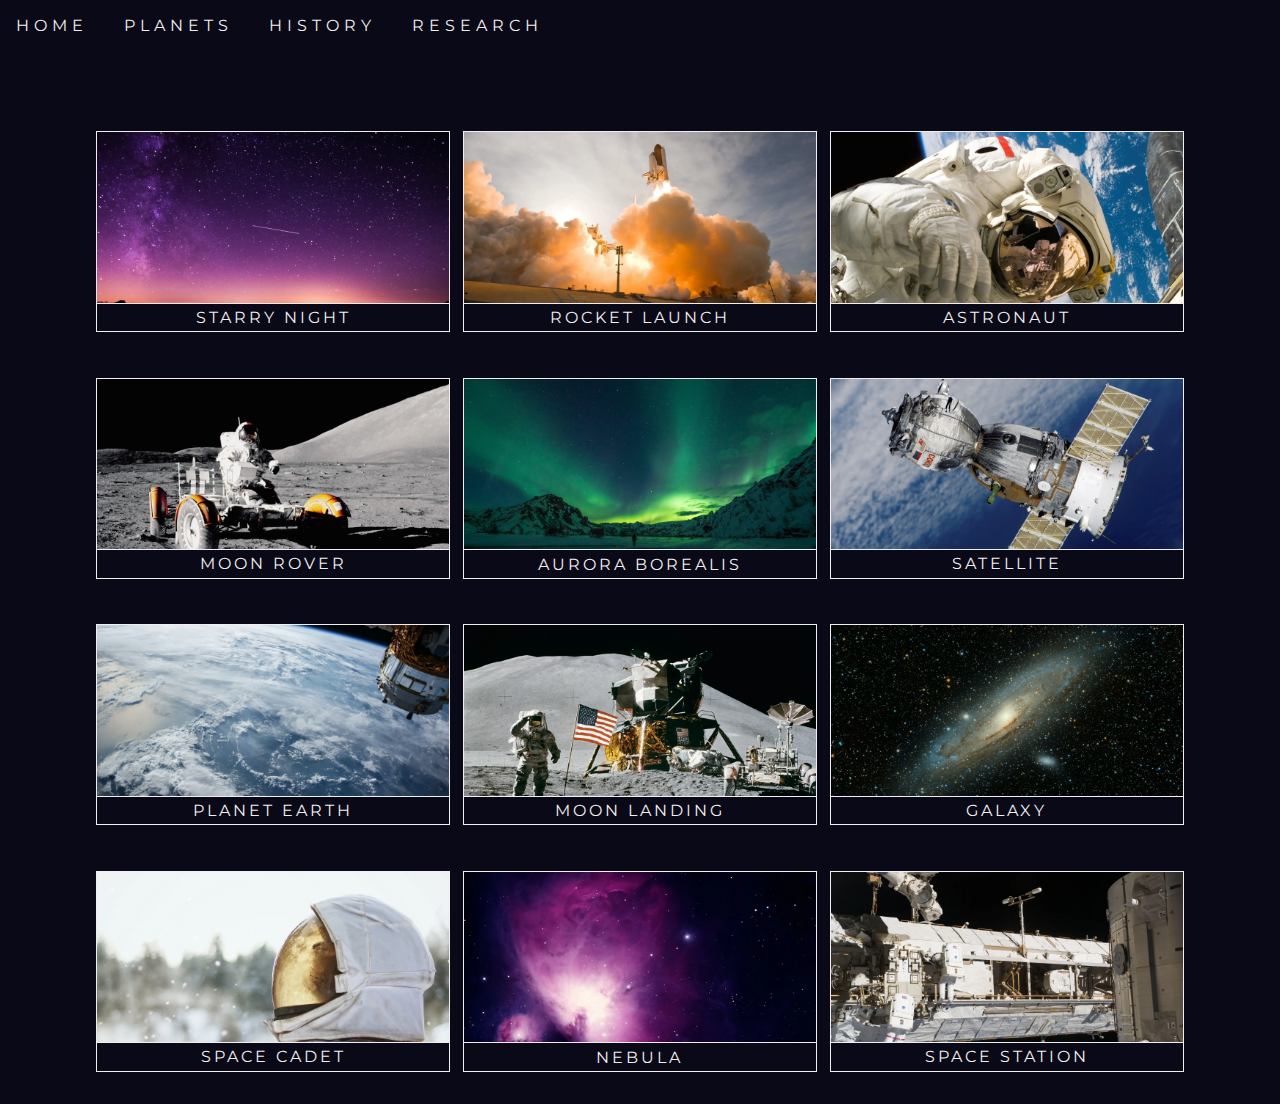
<file: pages/gallery.html>
<!DOCTYPE html>
<html lang="en">
<head>
    <meta charset="UTF-8">
    <meta http-equiv="X-UA-Compatible" content="IE=edge">
    <meta name="viewport" content="width=device-width, initial-scale=1.0">
    <meta name="theme-color" content="#090917" media="(prefers-color-scheme: light)">
    <meta name="theme-color" content="#090917" media="(prefers-color-scheme: dark)">
    <link rel="apple-touch-icon" sizes="180x180" href="/apple-touch-icon.png">
    <link rel="icon" type="image/png" sizes="32x32" href="/favicon-32x32.png">
    <link rel="icon" type="image/png" sizes="16x16" href="/favicon-16x16.png">
    <link rel="manifest" href="/site.webmanifest">
    <meta name="description" content="Space Odyssey | Check out the beauty of space in our gallery">
    <meta name="msapplication-TileColor" content="#13263c">
    <meta name="theme-color" content="#ffffff">
    <title>Space Odyssey | Gallery dedicated to the beauty of space and travel</title>
    <link rel="stylesheet" href="../css/gallery.css"></link>
    <script defer src="../script.js"></script>
</head>
<body>
    <div class="wrapper">
        <!--navbar start-->
        <nav>
            <div class="links">
                <ul>
                    <li><a href="../index.html">home</a></li>
                    <li><a href="../pages/planets.html">planets</a></li>
                    <li><a href="../pages/history.html">history</a></li>
                    <li><a href="../pages/research.html">research</a></li>
                </ul>
            </div>
            <div role="button" class="hamburger-menu">
                <div class="bars"></div>
            </div>
            <div class="overlay"></div>
        </nav>
        <!--navbar end-->
        <main>
        <!--gallery start-->
 
        <div class="gallery">
            <div class="img-wrapper">
                <!--img-ONE start-->
                <div class="img-container">
                    <img draggable="false" src="../img/gallery/gallery-1.webp" alt="twilight starry night sky">
                    <div class="overlay">
                        <p>
                            starry night
                        </p>
                    </div>
                </div>
                <!--img-ONE end-->
                
                <!--img-TWO start-->
                <div class="img-container">
                    <img draggable="false" src="../img/gallery/gallery-2.webp" alt="rocket ship taking off">
                    <div class="overlay">
                        <p>
                            rocket launch
                        </p>
                    </div>
                </div>
                <!--img-TWO end-->

                <!--img-THREE start-->
                <div class="img-container">
                    <img draggable="false" src="../img/gallery/gallery-3.webp" alt="close up of astronaut">
                    <div class="overlay">
                        <p>
                            astronaut
                        </p>
                    </div>
                </div>
                <!--img-THREE end-->

                <!--img-FOUR start-->
                <div class="img-container">
                    <img draggable="false" src="../img/gallery/gallery-4.webp" alt="astronaut on the moon rover">
                    <div class="overlay">
                        <p>
                            moon rover
                        </p>
                    </div>
                </div>
                <!--img-FOUR end-->

                <!--img-FIVE start-->
                <div class="img-container">
                    <img draggable="false" src="../img/gallery/gallery-5.webp" alt="green aurora borealis">
                    <div class="overlay">
                        <p>
                            aurora borealis
                        </p>
                    </div>
                </div>
                <!--img-FIVE end-->

                <!--img-SIX start-->
                <div class="img-container">
                    <img draggable="false" src="../img/gallery/gallery-6.webp" alt="satellite">
                    <div class="overlay">
                        <p>
                            satellite 
                        </p>
                    </div>
                </div>
                <!--img-SIX end-->

                <!--img-SEVEN start-->
                <div class="img-container">
                    <img draggable="false" src="../img/gallery/gallery-7.webp" alt="earth and a satellite">
                    <div class="overlay">
                        <p>
                            planet earth
                        </p>
                    </div>
                </div>
                <!--img-SEVEN end-->

                <!--img-EIGHT start-->
                <div class="img-container">
                    <img draggable="false" src="../img/gallery/gallery-8.webp" alt="the first moon landing ">
                    <div class="overlay">
                        <p>
                            moon landing
                        </p>
                    </div>
                </div>
                <!--img-EIGHT end-->

                <!--img-NINE start-->
                <div class="img-container">
                    <img draggable="false" src="../img/gallery/gallery-9.webp" alt="galaxy">
                    <div class="overlay">
                        <p>
                            galaxy
                        </p>
                    </div>
                </div>
                <!--img-NINE end-->

                <!--img-TEN start-->
                <div class="img-container">
                    <img draggable="false" src="../img/gallery/gallery-10.webp" alt="side profile of an astronaut">
                    <div class="overlay">
                        <p>
                            space cadet
                        </p>
                    </div>
                </div>
                <!--img-TEN end-->

                <!--img-ELEVEN start-->
                <div class="img-container">
                    <img draggable="false" src="../img/gallery/gallery-11.webp" alt="pink nebula in space">
                    <div class="overlay">
                        <p>
                            nebula
                        </p>
                    </div>
                </div>
                <!--img-ELEVEN end-->

                <!--img-TWELVE start-->
                <div class="img-container">
                    <img draggable="false" src="../img/gallery/gallery-12.webp" alt="astronaut outside space station">
                    <div class="overlay">
                        <p>
                            space station
                        </p>
                    </div>
                </div>
                <!--img-TWELVE end-->
            </div>
        </div>
        <!--gallery end-->

        <!--main end-->
        </main>
    </div>
</body>
</html>
</file>
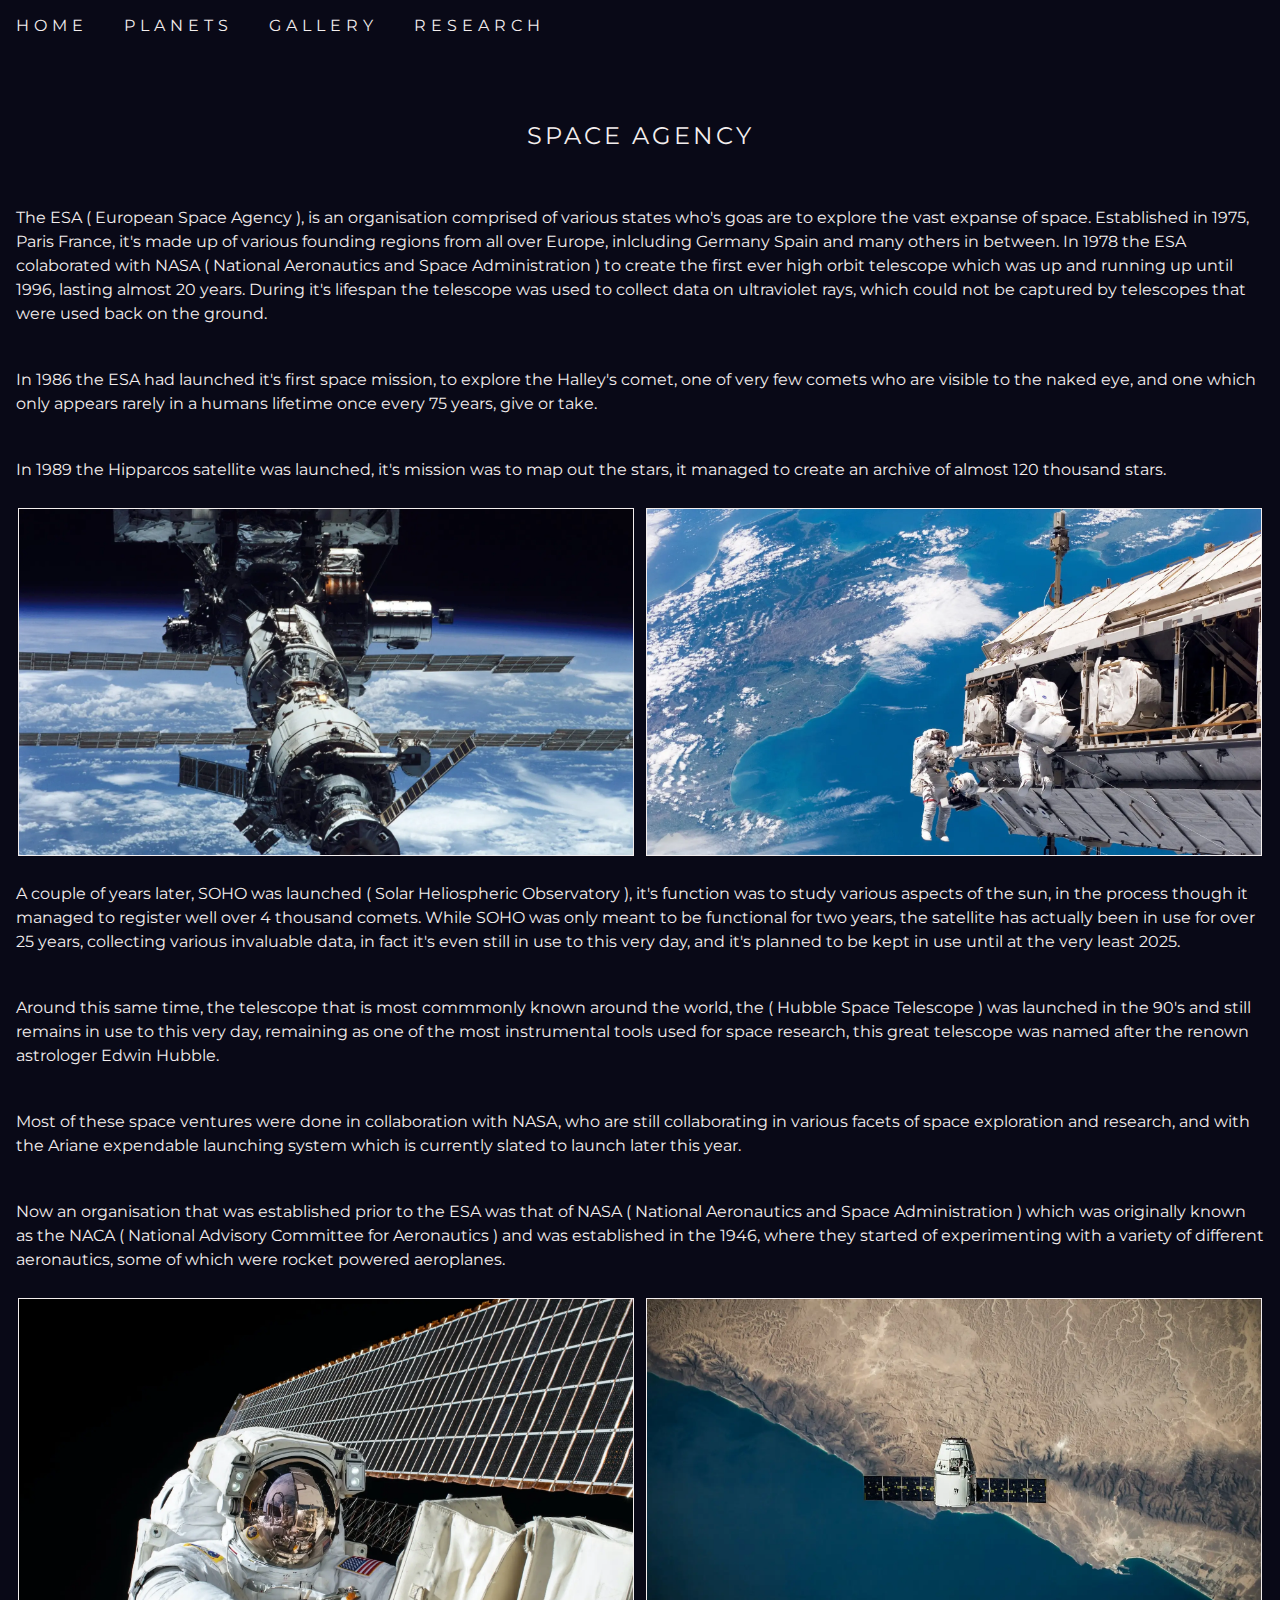
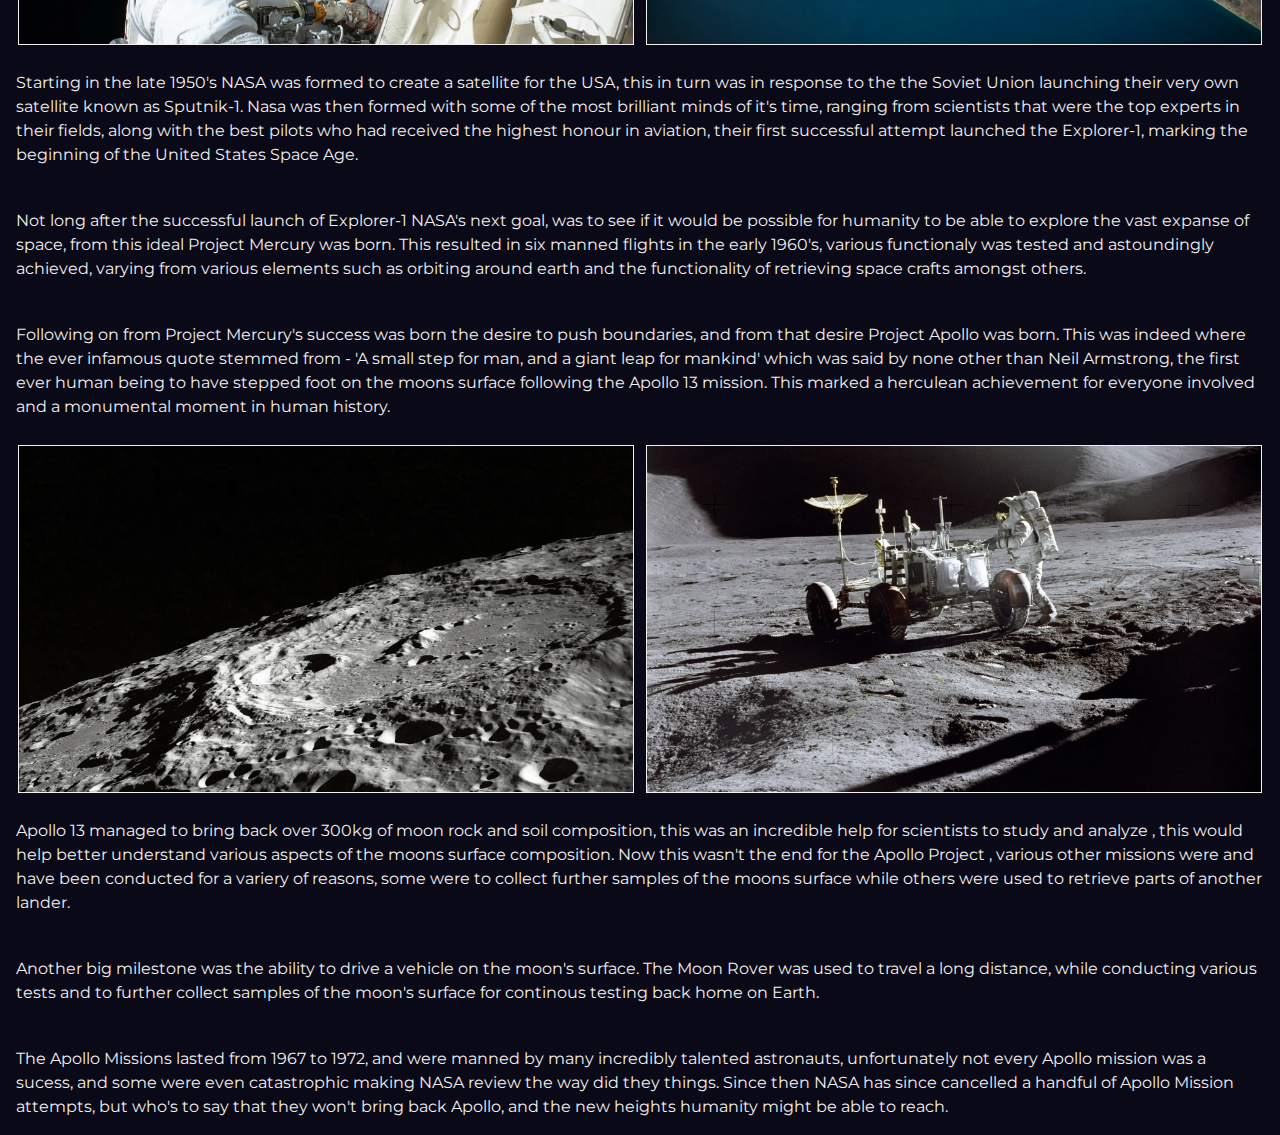
<file: pages/history.html>
<!DOCTYPE html>
<html lang="en">
<head>
    <meta charset="UTF-8">
    <meta http-equiv="X-UA-Compatible" content="IE=edge">
    <meta name="viewport" content="width=device-width, initial-scale=1.0">
    <meta name="theme-color" content="#090917" media="(prefers-color-scheme: light)">
    <meta name="theme-color" content="#090917" media="(prefers-color-scheme: dark)">
    <link rel="apple-touch-icon" sizes="180x180" href="/apple-touch-icon.png">
    <link rel="icon" type="image/png" sizes="32x32" href="/favicon-32x32.png">
    <link rel="icon" type="image/png" sizes="16x16" href="/favicon-16x16.png">
    <link rel="manifest" href="/site.webmanifest">
    <meta name="description" content="Space Odyssey | History of humanity's attempts at conquering space travel & exploration">
    <meta name="msapplication-TileColor" content="#13263c">
    <meta name="theme-color" content="#ffffff">
    <title>Space Odyssey | The history of humanity's attempts at space travel</title>
    <link rel="stylesheet" href="../css/articles.css"></link>
    <script defer src="../script.js"></script>
</head>

<body>
    <div class="wrapper">
        <!--navbar start-->
        <nav>
            <div class="links">
                <ul>
                    <li><a href="../index.html">home</a></li>
                    <li><a href="../pages/planets.html">planets</a></li>
                    <li><a href="../pages/gallery.html">gallery</a></li>
                    <li><a href="../pages/research.html">research</a></li>
                </ul>
            </div>
            <div role="button" class="hamburger-menu">
                <div class="bars"></div>
            </div>
            <div class="overlay"></div>
        </nav>
        <!--navbar end-->

        <!--main start-->
        <main>
            <article>
                <header>
                    <h1>
                        space agency
                    </h1>
                </header>
                <p>
                    The ESA ( European Space Agency ), is an organisation comprised of various states who's goas are to explore the vast expanse of space. Established in 1975, Paris France, it's made up of various founding regions from all over Europe, inlcluding Germany Spain and many others in between.
                    In 1978 the ESA colaborated with NASA ( National Aeronautics and Space Administration ) to create the first ever high orbit telescope which was up and running up until 1996, lasting almost 20 years. During it's lifespan the telescope was used to collect data on ultraviolet rays, which could not be captured by telescopes that were used back on the ground.
                </p>
                <p>
                    In 1986 the ESA had launched it's first space mission, to explore the Halley's comet, one of very few comets who are visible to the naked eye, and one which only appears rarely in a humans lifetime once every 75 years, give or take.
                </p>
                <p>
                    In 1989 the Hipparcos satellite was launched, it's mission was to map out the stars, it managed to create an archive of almost 120 thousand stars.
                </p>
                <div class="img-container">
                    <img src="../img/article/article-1.webp" alt="space station">
                    <img src="../img/article/article-2.webp" alt="astronauts shuttle">
                </div>
                <p>
                    A couple of years later, SOHO was launched ( Solar Heliospheric Observatory ), it's function was to study various aspects of the sun, in the process though it managed to register well over 4 thousand comets. While SOHO was only meant to be functional for two years, the satellite has actually been in use for over 25 years, collecting various invaluable data, in fact it's even still in use to this very day, and it's planned to be kept in use until at the very least 2025.
                </p>
                <p>
                    Around this same time, the telescope that is most commmonly known around the world, the ( Hubble Space Telescope ) was launched in the 90's and still remains in use to this very day, remaining as one of the most instrumental tools used for space research, this great telescope was named after the renown astrologer Edwin Hubble.
                </p>
                <p>
                    Most of these space ventures were done in collaboration with NASA, who are still collaborating in various facets of space exploration and research, and with the Ariane expendable launching system which is currently slated to launch later this year.
                </p>
                <p>
                    Now an organisation that was established prior to the ESA was that of NASA ( National Aeronautics and Space Administration ) which was originally known as the NACA ( National Advisory Committee for Aeronautics ) and was established in the 1946, where they started of experimenting with a variety of different aeronautics, some of which were rocket powered aeroplanes.
                </p>
                <div class="img-container">
                    <img src="../img/article/article-3.webp" alt="astronaut with a satellite">
                    <img src="../img/article/article-4.webp" alt="low orbit satellite">
                </div>
                <p>
                    Starting in the late 1950's NASA was formed to create a satellite for the USA, this in turn was in response to the the Soviet Union launching their very own satellite known as Sputnik-1. Nasa was then formed with some of the most brilliant minds of it's time, ranging from scientists that were the top experts in their fields, along with the best pilots who had received the highest honour in aviation, their first successful attempt launched the Explorer-1, marking the beginning of the United States Space Age.
                </p>
                <p>
                    Not long after the successful launch of Explorer-1 NASA's next goal, was to see if it would be possible for humanity to be able to explore the vast expanse of space, from this ideal Project Mercury was born. This resulted in six manned flights in the early 1960's, various functionaly was tested and astoundingly achieved, varying from various elements such as orbiting around earth and the functionality of retrieving space crafts amongst others.
                </p>
                <p>
                    Following on from Project Mercury's success was born the desire to push boundaries, and from that desire Project Apollo was born. This was indeed where the ever infamous quote stemmed from - 'A small step for man, and a giant leap for mankind' which was said by none other than Neil Armstrong, the first ever human being to have stepped foot on the moons surface following the Apollo 13 mission. This marked a  herculean achievement for everyone involved and a monumental moment in human history.
                </p>
                <div class="img-container">
                    <img src="../img/article/article-5.webp" alt="moon's surface">
                    <img src="../img/article/article-6.webp" alt="astronaut with moon rover">
                </div>
                <p>
                    Apollo 13 managed to bring back over 300kg of moon rock and soil composition, this was an incredible help for scientists to study and analyze , this would help better understand various aspects of the moons surface composition. Now this wasn't the end for the Apollo Project , various other missions were and have been conducted for a variery of reasons, some were to collect further samples of the moons surface while others were used to retrieve parts of another lander.
                </p>
                <p>
                    Another big milestone was the ability to drive a vehicle on the moon's surface. The Moon Rover was used to travel a long distance, while conducting various tests and to further collect samples of the moon's surface for continous testing back home on Earth.
                </p>
                <p>
                    The Apollo Missions lasted from 1967 to 1972, and were manned by many incredibly talented astronauts, unfortunately not every Apollo mission was a sucess, and some were even catastrophic making NASA review the way did they things. Since then NASA has since cancelled a handful of Apollo Mission attempts, but who's to say that they won't bring back Apollo, and the new heights humanity might be able to reach.
                </p>
            </article>
        </main>
        <!--main end-->
    </div>
</body>
</file>
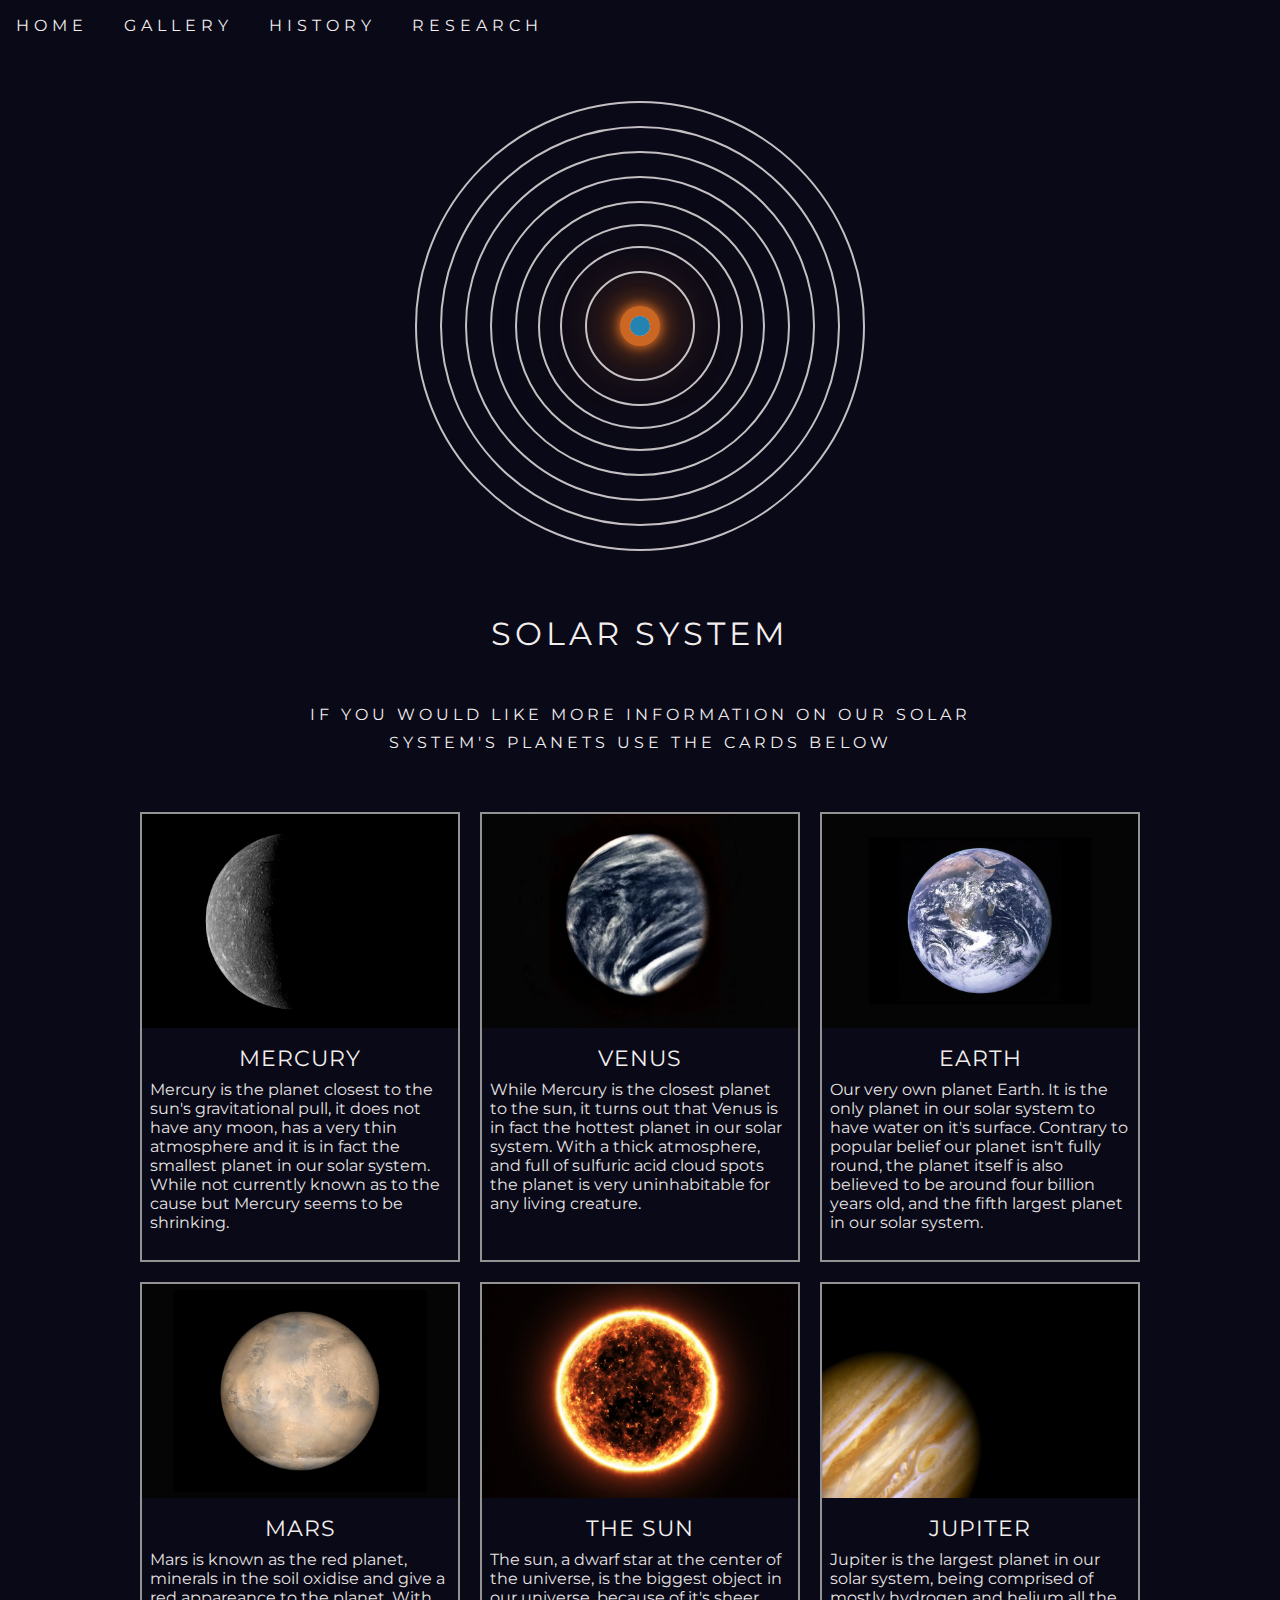
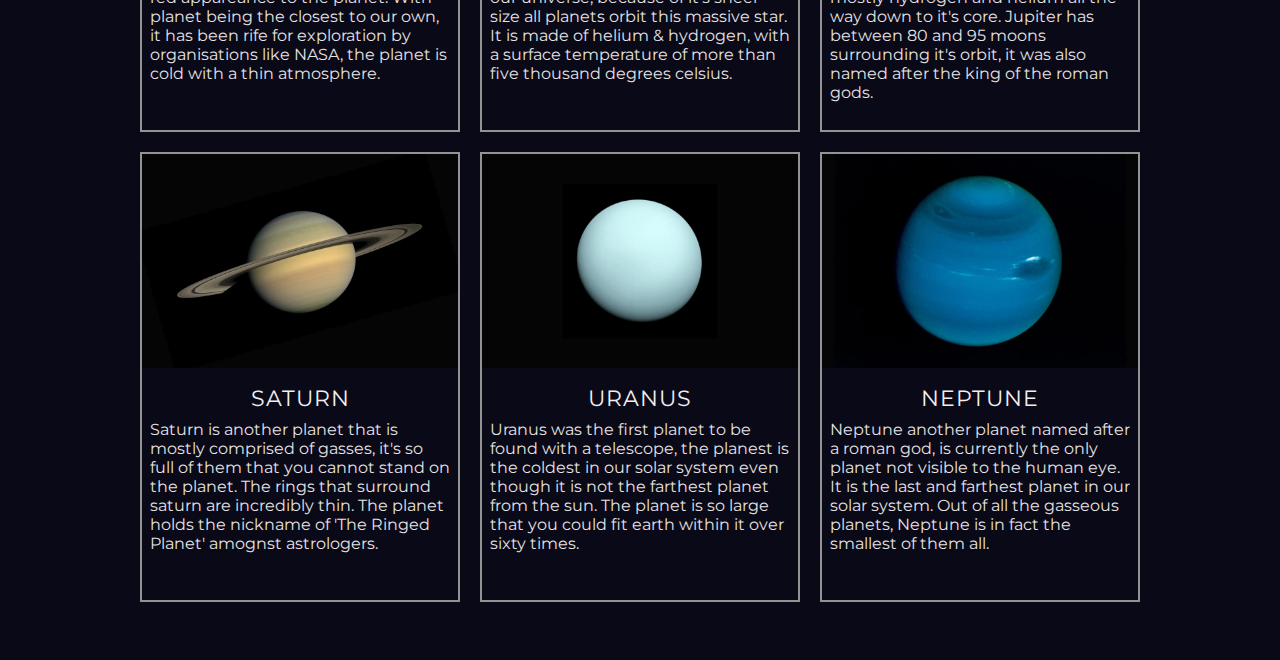
<file: pages/planets.html>
<!DOCTYPE html>
<html lang="en">
<head>
    <meta charset="UTF-8">
    <meta http-equiv="X-UA-Compatible" content="IE=edge">
    <meta name="viewport" content="width=device-width, initial-scale=1.0">
    <meta name="theme-color" content="#090917" media="(prefers-color-scheme: light)">
    <meta name="theme-color" content="#090917" media="(prefers-color-scheme: dark)">
    <link rel="apple-touch-icon" sizes="180x180" href="/apple-touch-icon.png">
    <link rel="icon" type="image/png" sizes="32x32" href="/favicon-32x32.png">
    <link rel="icon" type="image/png" sizes="16x16" href="/favicon-16x16.png">
    <link rel="manifest" href="/site.webmanifest">
    <meta name="description" content="Space Odyssey | Learn all about the planets in our solar system">
    <meta name="msapplication-TileColor" content="#13263c">
    <meta name="theme-color" content="#ffffff">
    <title>Space Odyssey | Learn about the planets within our solar system</title>
    <link rel="stylesheet" href="../css/planets.css"></link>
    <script defer src="../script.js"></script>
</head>
<body>
    <div class="wrapper">
        <!--navbar start-->
        <nav>
            <div class="links">
                <ul>
                    <li><a href="../index.html">home</a></li>
                    <li><a href="../pages/gallery.html">gallery</a></li>
                    <li><a href="../pages/history.html">history</a></li>
                    <li><a href="../pages/research.html">research</a></li>
                </ul>
            </div>
            <div role="button" class="hamburger-menu">
                <div class="bars"></div>
            </div>
            <div class="overlay"></div>
        </nav>
        <!--navbar end-->
        </nav>
        
        <!--main start-->
        <!--solar system start-->
        <main>
            <div class="solar-system">
                <div class="sun">
                    <div class="planet"></div>
                </div>
                <div class="mercury">
                    <div class="planet"></div>
                </div>
                <div class="venus">
                    <div class="planet"></div>
                </div>
                <div class="earth">
                    <div class="planet"></div>
                </div>
                <div class="mars">
                    <div class="planet"></div>
                </div>
                <div class="jupiter">
                    <div class="planet"></div>
                </div>
                <div class="saturn">
                    <div class="planet"></div>
                </div>
                <div class="uranus">
                    <div class="planet"></div>
                </div>
                <div class="neptune">
                    <div class="planet"></div>
                </div>
            </div>
            <!--solar system end-->

            <div class="title">
                <h1>
                    solar system
                </h1>
                <p>
                    If you would like more information on our solar system's planets use the cards below
                </p>
            </div>

            <!--planetary cards start-->
            <div class="planetary-cards">
                <!--mercury card start-->
                <div class="card">
                    <div class="card-contents">
                        <img src="../img/planets/mercury.webp" alt="planet mercury">
                        <h2>
                            mercury
                        </h2>
                        <p>
                            Mercury is the planet closest to the sun's gravitational pull, it does not have any moon, has a very thin atmosphere and it is in fact the smallest planet in our solar system. While not currently known as to the cause but Mercury seems to be shrinking.
                        </p>
                    </div>
                </div>
                <!--mercury card end-->

                <!--venus card start-->
                <div class="card">
                    <div class="card-contents">
                        <img src="../img/planets/venus.webp" alt="planet venus">
                        <h2>
                           venus
                        </h2>
                        <p>
                            While Mercury is the closest planet to the sun, it turns out that Venus is in fact the hottest planet in our solar system. With a thick atmosphere, and full of sulfuric acid cloud spots the planet is very uninhabitable for any living creature.
                        </p>
                    </div>
                </div>
                <!--venus card end-->
                
                <!--earth card start-->
                <div class="card">
                    <div class="card-contents">
                        <img src="../img/planets/earth.webp" alt="planet earth">
                        <h2>
                            earth
                        </h2>
                        <p>
                            Our very own planet Earth. It is the only planet in our solar system to have water on it's surface. Contrary to popular belief our planet isn't fully round, the planet itself is also believed to be around four billion years old, and the fifth largest planet in our solar system.
                        </p>
                    </div>
                </div>
                <!--earth card end-->

                <!--mars card start-->
                <div class="card">
                    <div class="card-contents">
                        <img src="../img/planets/mars.webp" alt="planet mars">
                        <h2>
                            mars
                        </h2>
                        <p>
                            Mars is known as the red planet, minerals in the soil oxidise and give a red appareance to the planet. With planet being the closest to our own, it has been rife for exploration by organisations like NASA, the planet is cold with a thin atmosphere.
                        </p>
                    </div>
                </div>
                <!--mars card end-->
                
                <!--the sun start-->
                <div class="card">
                    <div class="card-contents">
                        <img src="../img/planets/sun.webp" alt="sun">
                        <h2>
                            the sun
                        </h2>
                        <p>
                            The sun, a dwarf star at the center of the universe, is the biggest object in our universe, because of it's sheer size all planets orbit this massive star. It is made of helium & hydrogen, with a surface temperature of more than five thousand degrees celsius.
                        </p>
                    </div>
                </div>
                <!--the sun end-->

                <!--jupiter card start-->
                <div class="card">
                    <div class="card-contents">
                        <img src="../img/planets/jupiter.webp" alt="jupiter">
                        <h2>
                            jupiter
                        </h2>
                        <p>
                            Jupiter is the largest planet in our solar system, being comprised of mostly hydrogen and helium all the way down to it's core. Jupiter has between 80 and 95 moons surrounding it's orbit, it was also named after the king of the roman gods. 
                        </p>
                    </div>
                </div>
                <!--jupiter card end-->

                <!--saturn card start-->
                <div class="card">
                    <div class="card-contents">
                        <img src="../img/planets/saturn.webp" alt="saturn">
                        <h2>
                            saturn
                        </h2>
                        <p>
                            Saturn is another planet that is mostly comprised of gasses, it's so full of them that you cannot stand on the planet. The rings that surround saturn are incredibly thin. The planet holds the nickname of 'The Ringed Planet' amognst astrologers.
                        </p>
                    </div>
                </div>
                <!--saturn card end-->

                <!--uranus card start-->
                <div class="card">
                    <div class="card-contents">
                        <img src="../img/planets/uranus.webp" alt="planet uranus">
                        <h2>
                            uranus
                        </h2>
                        <p>
                            Uranus was the first planet to be found with a telescope, the planest is the coldest in our solar system even though it is not the farthest planet from the sun. The planet is so large that you could fit earth within it over sixty times.
                        </p>
                    </div>
                </div>
                <!--uranus card end-->

                <!--neptune card start-->
                <div class="card">
                    <div class="card-contents">
                        <img src="../img/planets/neptune.webp" alt="planet neptune">
                        <h2>
                            neptune
                        </h2>
                        <p>
                            Neptune another planet named after a roman god, is currently the only planet not visible to the human eye. It is the last and farthest planet in our solar system. Out of all the gasseous planets, Neptune is in fact the smallest of them all.
                        </p>
                        </div>
                    </div>
                </div>
                <!--neptune card end-->
            </div>
            <!--planetary cards end-->
            <div class="padding-bottom"></div>
        </main>
        <!--main end-->
    </div>
</body>
</html>
</file>
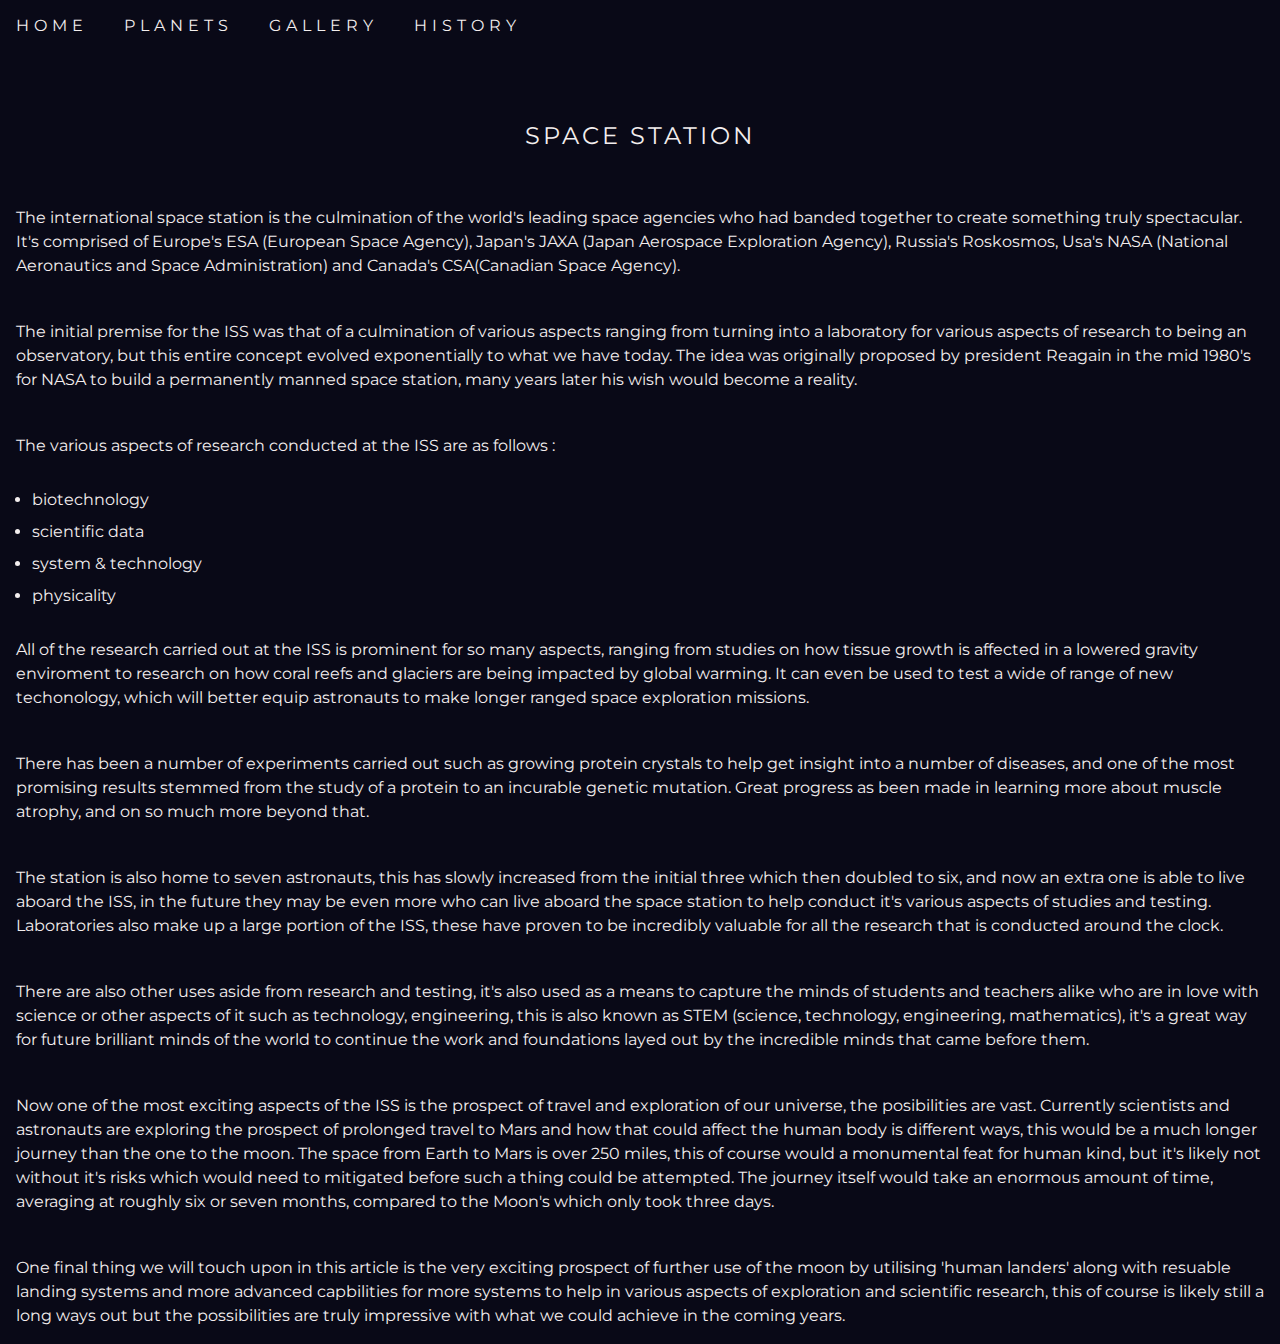
<file: pages/research.html>
<!DOCTYPE html>
<html lang="en">
<head>
    <meta charset="UTF-8">
    <meta http-equiv="X-UA-Compatible" content="IE=edge">
    <meta name="viewport" content="width=device-width, initial-scale=1.0">
    <meta name="theme-color" content="#090917" media="(prefers-color-scheme: light)">
    <meta name="theme-color" content="#090917" media="(prefers-color-scheme: dark)">
    <link rel="apple-touch-icon" sizes="180x180" href="/apple-touch-icon.png">
    <link rel="icon" type="image/png" sizes="32x32" href="/favicon-32x32.png">
    <link rel="icon" type="image/png" sizes="16x16" href="/favicon-16x16.png">
    <link rel="manifest" href="/site.webmanifest">
    <link rel="mask-icon" href="/safari-pinned-tab.svg" color="#197893">
    <meta name="description" content="Space Odyssey | Find out about the various aspects of the International Space Station">
    <meta name="msapplication-TileColor" content="#13263c">
    <meta name="theme-color" content="#ffffff">
    <title>Space Odyssey | International Space Station - The future of Humanity</title>
    <link rel="stylesheet" href="../css/articles.css"></link>
    <script defer src="../script.js"></script>
</head>
<body>
    <div class="wrapper">
        <!--navbar start-->
        <nav>
            <div class="links">
                <ul>
                    <li><a href="../index.html">home</a></li>
                    <li><a href="../pages/planets.html">planets</a></li>
                    <li><a href="../pages/gallery.html">gallery</a></li>
                    <li><a href="../pages/history.html">history</a></li>
                </ul>
            </div>
            <div role="button" class="hamburger-menu">
                <div class="bars"></div>
            </div>
            <div class="overlay"></div>
        </nav>
        <!--navbar end-->
        
        <!--main start-->
        <main>
            <article>
                <header>
                    <h1>
                        space station
                    </h1>
                </header>
                <p>
                    The international space station is the culmination of the world's leading space agencies who had banded together to create something truly spectacular. It's comprised of Europe's ESA (European Space Agency), Japan's JAXA (Japan Aerospace Exploration Agency), Russia's Roskosmos, Usa's NASA (National Aeronautics and Space Administration) and Canada's  CSA(Canadian Space Agency).
                </p>
                <p>
                    The initial premise for the ISS was that of a culmination of various aspects ranging from turning into a laboratory for various aspects of research to being an observatory, but this entire concept evolved exponentially to what we have today. The idea was originally proposed by president Reagain in the mid 1980's for NASA to build a permanently manned space station, many years later his wish would become a reality.
                </p>
                <p>
                    The various aspects of research conducted at the ISS are as follows :
                </p>
                <div class="research-list">
                    <ul>
                        <li>
                            biotechnology
                        </li>
                        <li>
                            scientific data
                        </li>
                        <li>
                            system & technology
                        </li>
                        <li>
                            physicality
                        </li>
                    </ul>
                </div>
                <p>
                    All of the research carried out at the ISS is prominent for so many aspects, ranging from studies on how tissue growth is affected in a lowered gravity enviroment to research on how coral reefs and glaciers are being impacted by global warming. It can even be used to test a wide of range of new techonology, which will better equip astronauts to make longer ranged space exploration missions.
                </p>
                <p>
                    There has been a number of experiments carried out such as growing protein crystals to help get insight into a number of diseases, and one of the most promising results stemmed from the study of a protein to an incurable genetic mutation. Great progress as been made in learning more about muscle atrophy, and on so much more beyond that.
                </p>
                <p>
                    The station is also home to seven astronauts, this has slowly increased from the initial three which then doubled to six, and now an extra one is able to live aboard the ISS, in the future they may be even more who can live aboard the space station to help conduct it's various aspects of studies and testing. Laboratories also make up a large portion of the ISS, these have proven to be incredibly valuable for all the research that is conducted around the clock.
                </p>
                <p>
                    There are also other uses aside from research and testing, it's also used as a means to capture the minds of students and teachers alike who are in love with science or other aspects of it such as technology, engineering, this is also known as STEM (science, technology, engineering, mathematics), it's a great way for future brilliant minds of the world to continue the work and foundations layed out by the incredible minds that came before them.
                </p>
                <p>
                    Now one of the most exciting aspects of the ISS is the prospect of travel and exploration of our universe, the posibilities are vast. Currently scientists and astronauts are exploring the prospect of prolonged travel to Mars and how that could affect the human body is different ways, this would be a much longer journey than the one to the moon. The space from Earth to Mars is over 250 miles, this of course would a monumental feat for human kind, but it's likely not without it's risks which would need to mitigated before such a thing could be attempted. The journey itself would take an enormous amount of time, averaging at roughly six or seven months, compared to the Moon's which only took three days.
                </p>
                <p>
                    One final thing we will touch upon in this article is the very exciting prospect of further use of the moon by utilising 'human landers' along with resuable landing systems and more advanced capbilities for more systems to help in various aspects of exploration and scientific research, this of course is likely still a long ways out but the possibilities are truly impressive with what we could achieve in the coming years.
                </p>
            </article>
        </main>
        <!--main end-->
    </div>
</body>
</file>
<file: css/gallery.css>
@import url('https://fonts.googleapis.com/css2?family=Montserrat:ital,wght@0,100;0,200;0,300;0,400;0,500;0,600;0,700;0,800;0,900;1,100;1,200;1,300;1,400;1,500;1,600;1,700;1,800;1,900&display=swap');
* {
    margin: 0;
    padding: 0;
    box-sizing: border-box;
}
:root {
    --background: #090917;
    --font: #f3eeee;
    --scrollbar: #e8e5e5;
}
/*scrollbar start*/
::-webkit-scrollbar {
    width: .5rem;
}
::-webkit-scrollbar-track {
    background: var(--background);
}
::-webkit-scrollbar-thumb {
    background-color: var(--scrollbar);
    border-radius: 15px;
}
/*scrollbar end*/
/*focus start*/
a:focus {
    outline: var(--font) 1px solid;
    padding: .5rem;
}
a:focus:not(:focus-visible) {
    outline: none;
    padding: 0;
}
/*focus end*/
body {
    width: 100%;
    height: 100vh;
    background-color: var(--background);
    font-family: 'Montserrat', sans-serif;
    cursor: default;
}
/*navbar start*/
.links {
    display: flex;
    align-items: center;
    justify-content: flex-start;
}
.links ul li {
    display: inline-block;
    list-style: none;
    padding: 1rem;
}
.links ul li a {
    position: relative;
    color: var(--font);
    text-decoration: none;
    text-transform: uppercase;
    letter-spacing: 5px;
    transition: 350ms ease all;
}
.links ul li a::before {
    content: '';
    position: absolute;
    bottom: -5px;
    left: 50%;
    width: 0;
    height: 1px;
    background-color: var(--font);
    transition: 350ms ease;
}
.links ul li a:hover::before {
    width: 100%;
    left: 0;
}
.links ul li a:visited {
    color: var(--font);
}
.hamburger-menu {
    display: none;
    align-items: center;
    justify-content: center;
    position: absolute;
    top: 2%;
    left: 5%;
    height: 2rem;
    width: 1.25rem;
    background-color: transparent;
    cursor: pointer;
    z-index: 15;
}
.bars {
    position: relative;
    height: 3px;
    width: 100%;
    border-radius: 5px;
    background-color: transparent;
}
.bars::before,
.bars::after {
    content: '';
    position: absolute;
    height: 70%;
    width: 100%;
    border-radius: 5px;
    background-color: var(--font);
    transition: 350ms ease;
}
.bars::before {
    transform: translateY(-4px);
}
.bars::after {
    transform: translateY(4px);
}
.wrapper.active .hamburger-menu .bars::before {
    transform: translateY(0) rotate(45deg);
}
.wrapper.active .hamburger-menu .bars::after {
    transform: translateY(0) rotate(-45deg);
}
/*navbar end*/

/*gallery start*/
.gallery {
    width: 85%;
    height: auto;
    margin: 80px auto 0;
    max-width: 1400px;
}
.img-wrapper {
    display: grid;
    grid-template-columns: repeat(3, 1fr);
    gap: .8rem;
}
.img-wrapper img {
    border: var(--font) solid 1px;
    width: 100%;
    height: auto;
}
.img-container .overlay {
    display: block;
    border: var(--font) solid 1px;
    margin: 0 auto;
    position: relative;
    bottom: 2.025rem;
    text-align: center;
    background: var(--background);
    padding: .27rem;
    color: var(--font);
}
.img-container .overlay p {
    text-transform: uppercase;
    letter-spacing: 3px;
}
/*gallery end*/

/*media query's start*/
@media screen and (max-width: 1368px) and (hover: none) and (pointer: coarse) {
    body {
        background-image: url(./img/mobile-bg.webp);
    }
    .no-scroll {
        position: relative;
        overflow-y: hidden;
    }
    .wrapper.active .links {
        transform: translateX(0);
    }
    .wrapper.active .overlay {
        opacity: 1;
        pointer-events: all;
    }
    .links {
        display: flex;
        align-items: center;
        justify-content: center;
        top: 0;
        right: 0;
        position: fixed;
        height: 100%;
        width: 100%;
        background-color: var(--background);
        transform: translateY(-100%);
        transition: 300ms;
        overflow: auto;
        z-index: 15;
    }
    .links ul li {
        display: flex;
        flex-direction: column;
        padding: 2rem;
    }
    .links ul li a {
        color: var(--font);
    }
    .hamburger-menu {
        display: flex;
    }
    .overlay {                               
        display: block;
        position: fixed;
        top: 0;
        left: 0;
        bottom: 0;
        right: 0;
        background-color: rgba(0, 0, 0, .7);
        opacity: 0;
        pointer-events: none;
        transition: 300ms;
        z-index: 10;
    }
    .img-container .overlay {
        display: none;
    }
}
@media screen and (max-width: 416px) {
    .gallery {
        width: 90%;
    }
    .img-wrapper {
        grid-template-columns: repeat(1, 1fr);
    }
}
@media screen and (min-width: 417px) and (max-width: 916px) {
    .gallery {
        width: 90%;
    }
    .img-wrapper {
        grid-template-columns: repeat(2, 1fr);
    }
}
/*media query's end*/
</file>
<file: css/articles.css>
@import url('https://fonts.googleapis.com/css2?family=Montserrat:ital,wght@0,100;0,200;0,300;0,400;0,500;0,600;0,700;0,800;0,900;1,100;1,200;1,300;1,400;1,500;1,600;1,700;1,800;1,900&display=swap');
* {
    margin: 0;
    padding: 0;
    box-sizing: border-box;
}
:root {
    --background: #090917;
    --font: #f3eeee;
    --scrollbar: #e8e5e5;
}
/*scrollbar start*/
::-webkit-scrollbar {
    width: .5rem;
}
::-webkit-scrollbar-track {
    background: var(--background);
}
::-webkit-scrollbar-thumb {
    background-color: var(--scrollbar);
    border-radius: 15px;
}
/*scrollbar end*/

/*focus start*/
a:focus {
    outline: var(--font) 1px solid;
    padding: .5rem;
}
a:focus:not(:focus-visible) {
    outline: none;
    padding: 0;
}
/*focus end*/
body {
    width: 100%;
    height: 100vh;
    background-color: var(--background);
    font-family: 'Montserrat', sans-serif;
    cursor: default;
}
@keyframes fadeOnLoad {
    0% {
        opacity: 0;
        transform: translateY(0);
    }
    100% {
        opacity: 1;
        transform: translateY(0);
    }
}
/*navbar start*/
.links {
    display: flex;
    align-items: center;
    justify-content: flex-start;
}
.links ul li {
    display: inline-block;
    list-style: none;
    padding: 1rem;
}
.links ul li a {
    position: relative;
    color: var(--font);
    text-decoration: none;
    text-transform: uppercase;
    letter-spacing: 5px;
    transition: 350ms ease all;
}
.links ul li a::before {
    content: '';
    position: absolute;
    bottom: -5px;
    left: 50%;
    width: 0;
    height: 1px;
    background-color: var(--font);
    transition: 350ms ease;
}
.links ul li a:hover::before {
    width: 100%;
    left: 0;
}
.links ul li a:visited {
    color: var(--font);
}
.hamburger-menu {
    display: none;
    align-items: center;
    justify-content: center;
    position: absolute;
    top: 2%;
    left: 5%;
    height: 2rem;
    width: 1.25rem;
    background-color: transparent;
    cursor: pointer;
    z-index: 15;
}
.bars {
    position: relative;
    height: 3px;
    width: 100%;
    border-radius: 5px;
    background-color: transparent;
}
.bars::before,
.bars::after {
    content: '';
    position: absolute;
    height: 70%;
    width: 100%;
    border-radius: 5px;
    background-color: var(--font);
    transition: 350ms ease;
}
.bars::before {
    transform: translateY(-4px);
}
.bars::after {
    transform: translateY(4px);
}
.wrapper.active .hamburger-menu .bars::before {
    transform: translateY(0) rotate(45deg);
}
.wrapper.active .hamburger-menu .bars::after {
    transform: translateY(0) rotate(-45deg);
}
/*navbar end*/

/*main start*/
article {
    color: var(--font);
}
article h1 {
    text-align: center;
    margin: 70px auto 40px ;
    text-transform: uppercase;
    font-size: clamp(1.1rem, 3vw, 1.5rem);
    font-weight: 400;
    letter-spacing: 3px;
}
article p {
    margin: 10px auto;
    padding: 1rem;
    line-height: 1.5;
}
article .research-list ul {
    list-style: disc;
    margin-left: 2rem;
    line-height: 2;
}
article .img-container {
    display: grid;
    grid-template-columns: repeat(2,1fr);
    gap: .75rem;
    margin: 0 auto;
    width: 100%;
    height: auto;
    padding: 0 1.1rem;
}
.img-container img {
    display: block;
    height: auto;
    width: 100%;
    border: var(--font) solid 1px;
    text-align: center;
    text-transform: uppercase;
    letter-spacing: .75px;
}
/*main end*/

/*media query's start*/
@media screen and (max-width: 1368px) and (hover: none) and (pointer: coarse) {
    body {
        background-image: url(./img/mobile-bg.webp);
    }
    .no-scroll {
        position: relative;
        overflow-y: hidden;
    }
    .wrapper.active .links {
        transform: translateX(0);
    }
    .wrapper.active .overlay {
        opacity: 1;
        pointer-events: all;
    }
    .links {
        display: flex;
        align-items: center;
        justify-content: center;
        top: 0;
        right: 0;
        position: fixed;
        height: 100%;
        width: 100%;
        background-color: var(--background);
        transform: translateY(-100%);
        transition: 300ms;
        overflow: auto;
        z-index: 15;
    }
    .links ul li {
        display: flex;
        flex-direction: column;
        padding: 2rem;
    }
    .links ul li a {
        color: var(--font);
    }
    .hamburger-menu {
        display: flex;
    }
    .overlay {                               
        display: block;
        position: fixed;
        top: 0;
        left: 0;
        bottom: 0;
        right: 0;
        background-color: rgba(0, 0, 0, .7);
        opacity: 0;
        pointer-events: none;
        transition: 300ms;
        z-index: 10;
    }
}
/*media query's end*/
</file>
<file: css/planets.css>
@import url('https://fonts.googleapis.com/css2?family=Montserrat:ital,wght@0,100;0,200;0,300;0,400;0,500;0,600;0,700;0,800;0,900;1,100;1,200;1,300;1,400;1,500;1,600;1,700;1,800;1,900&display=swap');
* {
    margin: 0;
    padding: 0;
    box-sizing: border-box;
}
:root {
    --background: #090917;
    --font: #f3eeee;
    --border: #949393;
    --sun: #cc6723;
    --mercury: #e5dcdc;
    --venus: #737ede;
    --earth: #4d89c9; 
    --mars: #dfc0a1;
    --jupiter: #bd9260;
    --saturn: #d4b776;
    --uranus: #b6d2ef;
    --neptune: #0072a8;
    --scrollbar: #e8e5e5;
}
/*scrollbar start*/
::-webkit-scrollbar {
    width: .5rem;
}
::-webkit-scrollbar-track {
    background: var(--background);
}
::-webkit-scrollbar-thumb {
    background-color: var(--scrollbar);
    border-radius: 15px;
}
/*scrollbar end*/
/*focus start*/
a:focus {
    outline: var(--font) 1px solid;
    padding: .5rem;
}
a:focus:not(:focus-visible) {
    outline: none;
    padding: 0;
}
/*focus end*/
body {
    width: 100%;
    height: 100vh;
    background-color: var(--background);
    font-family: 'Montserrat', sans-serif;
    cursor: default;
}
/*navbar start*/
.links {
    display: flex;
    align-items: center;
    justify-content: flex-start;
}
.links ul li {
    display: inline-block;
    list-style: none;
    padding: 1rem;
}
.links ul li a {
    position: relative;
    color: var(--font);
    text-decoration: none;
    text-transform: uppercase;
    letter-spacing: 5px;
    transition: 350ms ease all;
}
.links ul li a::before {
    content: '';
    position: absolute;
    bottom: -5px;
    left: 50%;
    width: 0;
    height: 1px;
    background-color: var(--font);
    transition: 350ms ease;
}
.links ul li a:hover::before {
    width: 100%;
    left: 0;
}
.links ul li a:visited {
    color: var(--font);
}
.hamburger-menu {
    display: none;
    align-items: center;
    justify-content: center;
    position: absolute;
    top: 2%;
    left: 5%;
    height: 2rem;
    width: 1.25rem;
    background-color: transparent;
    cursor: pointer;
    z-index: 15;
}
.bars {
    position: relative;
    height: 3px;
    width: 100%;
    border-radius: 5px;
    background-color: transparent;
}
.bars::before,
.bars::after {
    content: '';
    position: absolute;
    height: 70%;
    width: 100%;
    border-radius: 5px;
    background-color: var(--font);
    transition: 350ms ease;
}
.bars::before {
    transform: translateY(-4px);
}
.bars::after {
    transform: translateY(4px);
}
.wrapper.active .hamburger-menu .bars::before {
    transform: translateY(0) rotate(45deg);
}
.wrapper.active .hamburger-menu .bars::after {
    transform: translateY(0) rotate(-45deg);
}
/*navbar end*/

/*main start*/
/*solar system start*/
.solar-system {
    display: flex;
    align-items: center;
    justify-content: center;
    height: auto;
    width: 100%;
    margin: 50px auto;
}
/*sun start*/
.sun {
    position: absolute;
}
.sun .planet {
    background-color: var(--sun);
    margin: 0 auto;
    border-radius: 50px;
    height: 40px;
    width: 40px;
    box-shadow: 0 0 10px var(--sun),
                0 0 20px var(--sun),
                0 0 60px var(--sun),
                0 0 120px var(--sun);
}
/*sun end*/

/*mercury start*/
.mercury {
    position: absolute;
    display: flex;
    align-items: center;
    justify-content: center;
    border: var(--font) solid 2px;
    opacity: 80%;
    border-radius: 100%;
    height: 110px;
    width: 110px;
}
.mercury .planet {
    background-color: var(--mercury);
    margin: 0 auto;
    border-radius: 50px;
    height: 18px;
    width: 18px;
    animation: planetRotation-Mercury linear infinite 40000ms;
    animation-delay: -7s;
}
@keyframes planetRotation-Mercury {
    0% {
        transform: rotate(0deg) translate(53px);
    }
    100% {
        transform: rotate(360deg) translate(53px);
    }
}
/*mercury end*/

/*venus start*/
.venus {
    position: absolute;
    display: flex;
    align-items: center;
    justify-content: center;
    border: var(--font) solid 2px;
    opacity: 80%;
    border-radius: 100%;
    height: 160px;
    width: 160px;
}
.venus .planet {
    background-color: var(--venus);
    margin: 0 auto;
    border-radius: 50px;
    height: 18px;
    width: 18px;
    animation: planetRotation-Venus linear infinite 50000ms;
    animation-delay: -2s;
}
@keyframes planetRotation-Venus {
    0% {
        transform: rotate(0deg) translate(78px);
    }
    100% {
        transform: rotate(360deg) translate(78px);
    }
}
/*venus end*/

/*earth start*/
.earth {
    position: absolute;
    display: flex;
    align-items: center;
    justify-content: center;
    border: var(--font) solid 2px;
    opacity: 80%;
    border-radius: 100%;
    height: 205px;
    width: 205px;
}
.earth .planet {
    background-color: var(--earth);
    margin: 0 auto;
    border-radius: 50px;
    height: 18px;
    width: 18px;
    animation: planetRotation-Earth linear infinite 60000ms;
    animation-delay: -18s;
}
@keyframes planetRotation-Earth {
    0% {
        transform: rotate(0deg) translate(100px);
    }
    100% {
        transform: rotate(360deg) translate(100px);
    }
}
/*earth end*/

/*mars start*/
.mars {
    position: absolute;
    display: flex;
    align-items: center;
    justify-content: center;
    border: var(--font) solid 2px;
    opacity: 80%;
    border-radius: 100%;
    height: 250px;
    width: 250px;
}
.mars .planet {
    background-color: var(--mars);
    margin: 0 auto;
    border-radius: 50px;
    height: 18px;
    width: 18px;
    animation: planetRotation-Mars linear infinite 70000ms;
    animation-delay: -50s;
}
@keyframes planetRotation-Mars {
    0% {
        transform: rotate(0deg) translate(124px);
    }
    100% {
        transform: rotate(360deg) translate(124px);
    }
}
/*mars end*/

/*jupiter start*/
.jupiter {
    position: absolute;
    display: flex;
    align-items: center;
    justify-content: center;
    border: var(--font) solid 2px;
    opacity: 80%;
    border-radius: 100%;
    height: 300px;
    width: 300px;
}
.jupiter .planet {
    background-color: var(--jupiter);
    margin: 0 auto;
    border-radius: 50px;
    height: 19px;
    width: 19px;
    animation: planetRotation-Jupiter linear infinite 80000ms;
    animation-delay: -70s;
}
@keyframes planetRotation-Jupiter {
    0% {
        transform: rotate(0deg) translate(148px);
    }
    100% {
        transform: rotate(360deg) translate(148px);
    }
}
/*jupiter end*/

/*saturn start*/
.saturn {
    position: absolute;
    display: flex;
    align-items: center;
    justify-content: center;
    border: var(--font) solid 2px;
    opacity: 80%;
    border-radius: 100%;
    height: 350px;
    width: 350px;
}
.saturn .planet {
    background-color: var(--saturn);
    margin: 0 auto;
    border-radius: 50px;
    height: 20px;
    width: 20px;
    animation: planetRotation-Saturn linear infinite 100000ms;
    animation-delay: -40s;
}
@keyframes planetRotation-Saturn {
    0% {
        transform: rotate(0deg) translate(175px);
    }
    100% {
        transform: rotate(360deg) translate(175px);
    }
}
/*saturn end*/

/*uranus start*/
.uranus {
    position: absolute;
    display: flex;
    align-items: center;
    justify-content: center;
    border: var(--font) solid 2px;
    opacity: 80%;
    border-radius: 100%;
    height: 400px;
    width: 400px;
}
.uranus .planet {
    background-color: var(--uranus);
    margin: 0 auto;
    border-radius: 50px;
    height: 20px;
    width: 20px;
    animation: planetRotation-Uranus linear infinite 130000ms;
    animation-delay: -76s;
}
@keyframes planetRotation-Uranus {
    0% {
        transform: rotate(0deg) translate(200px);
    }
    100% {
        transform: rotate(360deg) translate(200px);
    }
}
/*uranus end*/

/*neptune start*/
.neptune {
    display: flex;
    align-items: center;
    justify-content: center;
    border: var(--font) solid 2px;
    opacity: 80%;
    border-radius: 100%;
    height: 450px;
    width: 450px;
}
.neptune .planet {
    background-color: var(--neptune);
    margin: 0 auto;
    border-radius: 50px;
    height: 20px;
    width: 20px;
    animation: planetRotation-Neptune linear infinite 160000ms;
    animation-delay: -30s;
}
@keyframes planetRotation-Neptune {
    0% {
        transform: rotate(0deg) translate(225px);
    }
    100% {
        transform: rotate(360deg) translate(225px);
    }
}
/*neptune end*/
/*solar system end*/

/*title start*/
.title h1,
.title p {
    text-align: center;
    font-weight: 400;
    text-transform: uppercase;
    letter-spacing: 4px;
    padding: .25rem;
    width: 60%;
    line-height: 1.8;
    margin: 30px auto 0;
    color: var(--font);
}
.title h1 {
    font-size: clamp(1.5rem, 3vw, 2rem);
}
/*title end*/

/*planetary cards start*/
.planetary-cards {
    display: grid;
    grid-template-columns: repeat(3, 1fr);
    gap: 1.25rem;
    margin: 50px auto;
    max-width: 1000px;
}
.card-contents {
    position: relative;
    width: 100%;
    height: 100%;
}
.card {
    margin: 0 auto;
    width: 320px;
    height: 450px;
    color: var(--font);
    border: var(--border) 2px solid;
    transition: 250ms ease-in-out;
}
.card:nth-child(1):hover {
    border: var(--mercury) 2px solid;
    box-shadow: 0 0 2px var(--mercury),
                0 0 5px var(--mercury),
                0 0 10px var(--mercury),
                0 0 20px var(--mercury);
}
.card:nth-child(2):hover {
    border: var(--venus) 2px solid;
    box-shadow: 0 0 2px var(--venus),
                0 0 5px var(--venus),
                0 0 10px var(--venus),
                0 0 20px var(--venus);
}
.card:nth-child(3):hover {
    border: var(--earth) 2px solid;
    box-shadow: 0 0 2px var(--earth),
                0 0 5px var(--earth),
                0 0 10px var(--earth),
                0 0 20px var(--earth);
}
.card:nth-child(4):hover {
    border: var(--mars) 2px solid;
    box-shadow: 0 0 2px var(--mars),
                0 0 5px var(--mars),
                0 0 10px var(--mars),
                0 0 20px var(--mars);
}
.card:nth-child(5):hover {
    border: var(--sun) 2px solid;
    box-shadow: 0 0 2px var(--sun),
                0 0 5px var(--sun),
                0 0 10px var(--sun),
                0 0 20px var(--sun);
}
.card:nth-child(6):hover {
    border: var(--jupiter) 2px solid;
    box-shadow: 0 0 2px var(--jupiter),
                0 0 5px var(--jupiter),
                0 0 10px var(--jupiter),
                0 0 20px var(--jupiter);
}
.card:nth-child(7):hover {
    border: var(--saturn) 2px solid;
    box-shadow: 0 0 2px var(--saturn),
                0 0 5px var(--saturn),
                0 0 10px var(--saturn),
                0 0 20px var(--saturn);
}
.card:nth-child(8):hover {
    border: var(--uranus) 2px solid;
    box-shadow: 0 0 2px var(--uranus),
                0 0 5px var(--uranus),
                0 0 10px var(--uranus),
                0 0 20px var(--uranus);
}
.card:nth-child(9):hover {
    border: var(--neptune) 2px solid;
    box-shadow: 0 0 2px var(--neptune),
                0 0 5px var(--neptune),
                0 0 10px var(--neptune),
                0 0 20px var(--neptune);
}
.card img {
    display: block;
    height: auto;
    width: 100%;
    text-align: center;
    text-transform: uppercase;
    letter-spacing: .75px;
}
.card h2 {
    text-align: center;
    text-transform: uppercase;
    font-size: clamp(1rem, 3vw, 1.4rem);
    letter-spacing: 1px;
    font-weight: 400;
    margin-top: 1rem;
}
.card p {
    padding: .5rem;
    margin: 0 auto;
    opacity: 95%;
}
/*planetary cards end*/
.padding-bottom {
    padding-bottom: .5rem;
}
/*main end*/

/*media query's start*/
@media screen and (max-width: 1368px) and (hover: none) and (pointer: coarse) {
    body {
        background-image: url(./img/mobile-bg.webp);
    }
    .no-scroll {
        position: relative;
        overflow-y: hidden;
    }
    .wrapper.active .links {
        transform: translateX(0);
    }
    .wrapper.active .overlay {
        opacity: 1;
        pointer-events: all;
    }
    .links {
        display: flex;
        align-items: center;
        justify-content: center;
        top: 0;
        right: 0;
        position: fixed;
        height: 100%;
        width: 100%;
        background-color: var(--background);
        transform: translateY(-100%);
        transition: 300ms;
        overflow: auto;
        z-index: 15;
    }
    .links ul li {
        display: flex;
        flex-direction: column;
        padding: 2rem;
    }
    .links ul li a {
        color: var(--font);
    }
    .hamburger-menu {
        display: flex;
    }
    .overlay {                               
        display: block;
        position: fixed;
        top: 0;
        left: 0;
        bottom: 0;
        right: 0;
        background-color: rgba(0, 0, 0, .7);
        opacity: 0;
        pointer-events: none;
        transition: 300ms;
        z-index: 10;
    }
}
@media screen and (max-width: 338px) {
    .solar-system {
        display: none;
    }
    .title p {
        width: 90%;
        text-align: left;
    }
    .planetary-cards {
        grid-template-columns: repeat(1, 1fr);
        gap: 1rem;
        margin: 30px auto 0;
    }
    .card {
        margin: 0 auto;
        width: 90%;
    }
}
@media screen and (min-width: 339px) and (max-width: 416px) {
    .sun .planet {
        height: 30px;
        width: 30px;
    }
    .mercury {
        height: 70px;
        width: 70px;
    }
    .mercury .planet {
        height: 15px;
        width: 15px;
    }
    @keyframes planetRotation-Mercury {
        0% {
            transform: rotate(0deg) translate(33px);
        }
        100% {
            transform: rotate(360deg) translate(33px);
        }
    }
    .venus {
        height: 110px;
        width: 110px;
    }
    .venus .planet {
        height: 15px;
        width: 15px;
    }
    @keyframes planetRotation-Venus {
        0% {
            transform: rotate(0deg) translate(53px);
        }
        100% {
            transform: rotate(360deg) translate(53px);
        }
    }
    .earth {
        height: 150px;
        width: 150px;
    }
    .earth .planet {
        height: 15px;
        width: 15px;
    }
    @keyframes planetRotation-Earth {
        0% {
            transform: rotate(0deg) translate(73px);
        }
        100% {
            transform: rotate(360deg) translate(73px);
        }
    }
    .mars {
        height: 190px;
        width: 190px;
    }
    .mars .planet {
        height: 15px;
        width: 15px;
    }
    @keyframes planetRotation-Mars {
        0% {
            transform: rotate(0deg) translate(93px);
        }
        100% {
            transform: rotate(360deg) translate(93px);
        }
    }
    .jupiter {
        height: 230px;
        width: 230px;
    }
    .jupiter .planet {
        height: 15px;
        width: 15px;
    }
    @keyframes planetRotation-Jupiter {
        0% {
            transform: rotate(0deg) translate(113px);
        }
        100% {
            transform: rotate(360deg) translate(113px);
        }
    }
    .saturn {
        height: 270px;
        width: 270px;
    }
    .saturn .planet {
        height: 15px;
        width: 15px;
    }
    @keyframes planetRotation-Saturn {
        0% {
            transform: rotate(0deg) translate(133px);
        }
        100% {
            transform: rotate(360deg) translate(133px);
        }
    }
    .uranus {
        height: 310px;
        width: 310px;
    }
    .uranus .planet {
        height: 15px;
        width: 15px;
    }
    @keyframes planetRotation-Uranus {
        0% {
            transform: rotate(0deg) translate(153px);
        }
        100% {
            transform: rotate(360deg) translate(153px);
        }
    }
    .neptune {
        height: 350px;
        width: 350px;
    }
    .neptune .planet {
        height: 15px;
        width: 15px;
    }
    @keyframes planetRotation-Neptune {
        0% {
            transform: rotate(0deg) translate(173px);
        }
        100% {
            transform: rotate(360deg) translate(173px);
        }
    }
    .title h1,
    .title p {
        width: 90%;
        text-align: left;
    }
    .planetary-cards {
        grid-template-columns: repeat(1, 1fr);
        gap: 2rem;
    }
    .card {
        margin: 0 auto;
        width: 90%;
    }
    .card p {
        opacity: 85%;
        line-height: 1.2;
    }
}
@media screen and (min-width: 417px) and (max-width: 916px) {
    .title p {
        width: 95%;
        text-align: left;
    }
    .planetary-cards {
        grid-template-columns: repeat(2, 1fr);
        gap: 1rem;
        padding: 1.5rem;
    }
    .card {
        margin: 0 auto;
        width: 100%;
    }
    .card p {
        opacity: 85%;
        line-height: 1.2;
    }
}
@media screen and (min-width: 1368px) {
    .title p {
        max-width: 45%;
    }
}
@media screen and (max-width: 654px) and (orientation: landscape) {
    .links ul li {
        padding: 1.5rem;
    }
    .solar-system {
        display: none;
    }
}
/*media query's end*/
</file>
